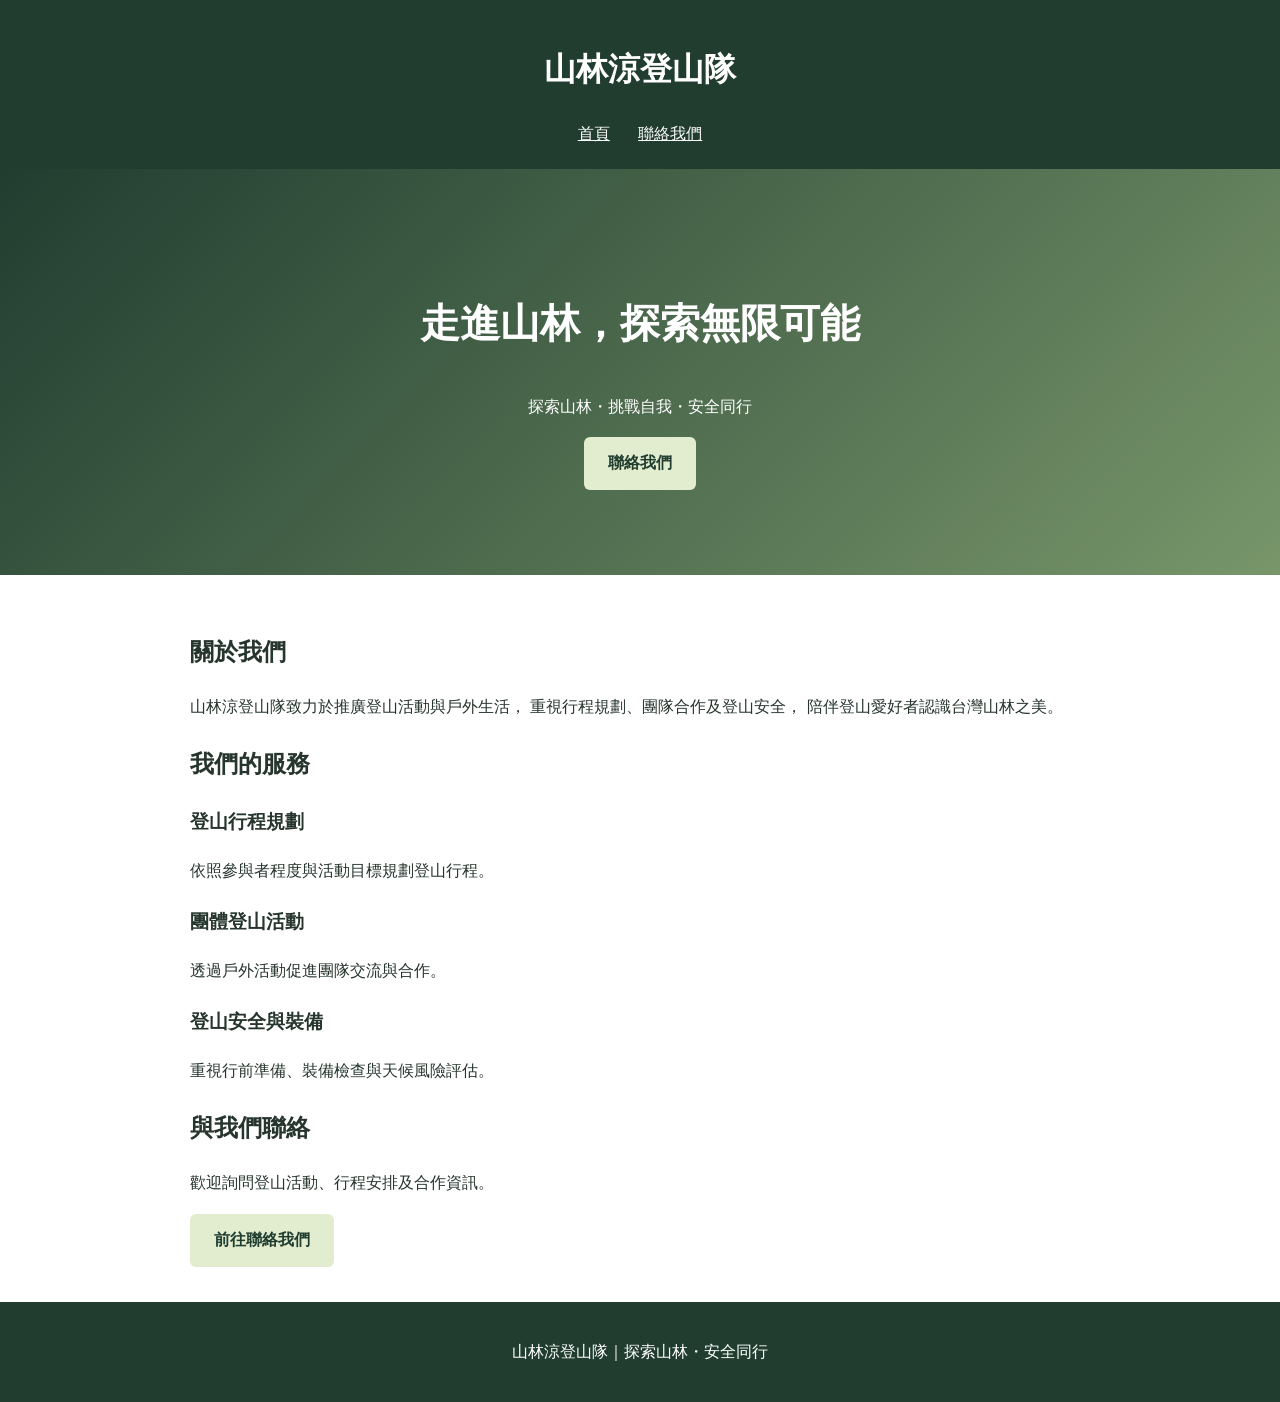
<file: index.html>
<!DOCTYPE html>
<html lang="zh-Hant">
<head>
  <meta charset="UTF-8">
  <meta name="viewport" content="width=device-width, initial-scale=1">
  <title>山林涼登山隊｜首頁</title>
  <style>
    body {
      margin: 0;
      font-family: Arial, sans-serif;
      color: #26352d;
      line-height: 1.8;
    }
    header, footer {
      padding: 20px;
      text-align: center;
      color: white;
      background: #203d30;
    }
    nav a {
      color: white;
      margin: 0 12px;
    }
    .hero {
      padding: 85px 20px;
      text-align: center;
      color: white;
      background: linear-gradient(135deg, #203d30, #78966a);
    }
    .hero h2 { font-size: 2.5rem; }
    .content {
      max-width: 900px;
      margin: auto;
      padding: 35px 24px;
    }
    .button {
      display: inline-block;
      padding: 12px 24px;
      border-radius: 6px;
      background: #e2edcf;
      color: #203d30;
      text-decoration: none;
      font-weight: bold;
    }
    @media (max-width: 600px) {
      .hero h2 { font-size: 2rem; }
    }
  </style>
</head>
<body>
  <header>
    <h1>山林涼登山隊</h1>
    <nav>
      <a href="index.html">首頁</a>
      <a href="contact.html">聯絡我們</a>
    </nav>
  </header>

  <section class="hero">
    <h2>走進山林，探索無限可能</h2>
    <p>探索山林・挑戰自我・安全同行</p>
    <a class="button" href="contact.html">聯絡我們</a>
  </section>

  <section class="content">
    <h2>關於我們</h2>
    <p>
      山林涼登山隊致力於推廣登山活動與戶外生活，
      重視行程規劃、團隊合作及登山安全，
      陪伴登山愛好者認識台灣山林之美。
    </p>

    <h2>我們的服務</h2>
    <h3>登山行程規劃</h3>
    <p>依照參與者程度與活動目標規劃登山行程。</p>

    <h3>團體登山活動</h3>
    <p>透過戶外活動促進團隊交流與合作。</p>

    <h3>登山安全與裝備</h3>
    <p>重視行前準備、裝備檢查與天候風險評估。</p>

    <h2>與我們聯絡</h2>
    <p>歡迎詢問登山活動、行程安排及合作資訊。</p>
    <a class="button" href="contact.html">前往聯絡我們</a>
  </section>

  <footer>
    <p>山林涼登山隊｜探索山林・安全同行</p>
  </footer>
</body>
</html>
</file>
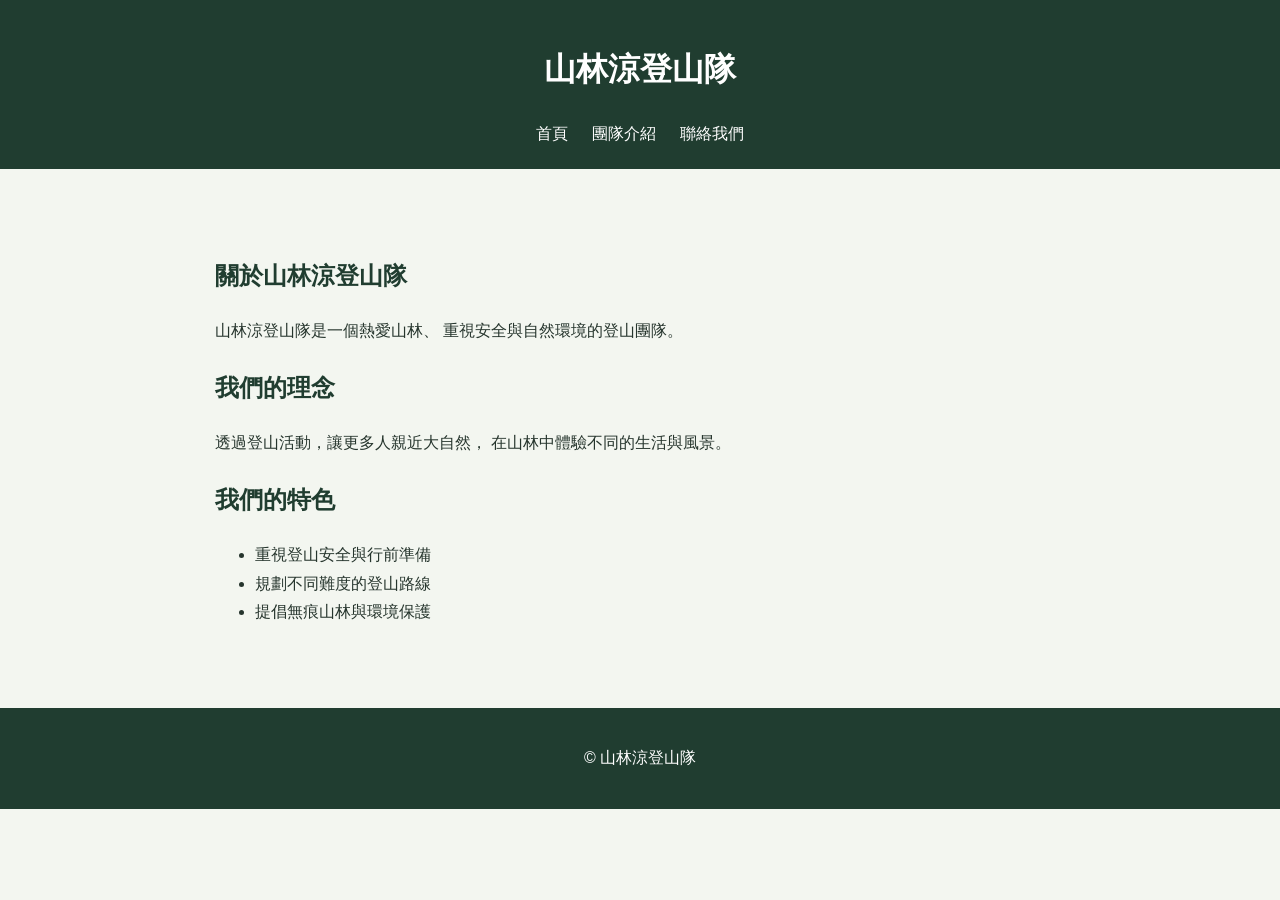
<file: about.html>
<!DOCTYPE html>
<html lang="zh-Hant">
<head>
  <meta charset="UTF-8">
  <meta name="viewport" content="width=device-width, initial-scale=1">
  <title>團隊介紹｜山林涼登山隊</title>
  <style>
    body {
      margin: 0;
      font-family: Arial, sans-serif;
      background: #f3f6f0;
      color: #26352d;
      line-height: 1.8;
    }

    header, footer {
      background: #203d30;
      color: white;
      text-align: center;
      padding: 20px;
    }

    nav a {
      color: white;
      margin: 10px;
      text-decoration: none;
    }

    main {
      max-width: 850px;
      margin: 40px auto;
      padding: 25px;
    }

    h2 {
      color: #203d30;
    }
  </style>
</head>
<body>

<header>
  <h1>山林涼登山隊</h1>
  <nav>
    <a href="index.html">首頁</a>
    <a href="about.html">團隊介紹</a>
    <a href="contact.html">聯絡我們</a>
  </nav>
</header>

<main>
  <h2>關於山林涼登山隊</h2>

  <p>
    山林涼登山隊是一個熱愛山林、
    重視安全與自然環境的登山團隊。
  </p>

  <h2>我們的理念</h2>
  <p>
    透過登山活動，讓更多人親近大自然，
    在山林中體驗不同的生活與風景。
  </p>

  <h2>我們的特色</h2>
  <ul>
    <li>重視登山安全與行前準備</li>
    <li>規劃不同難度的登山路線</li>
    <li>提倡無痕山林與環境保護</li>
  </ul>
</main>

<footer>
  <p>© 山林涼登山隊</p>
</footer>

</body>
</html>
</file>
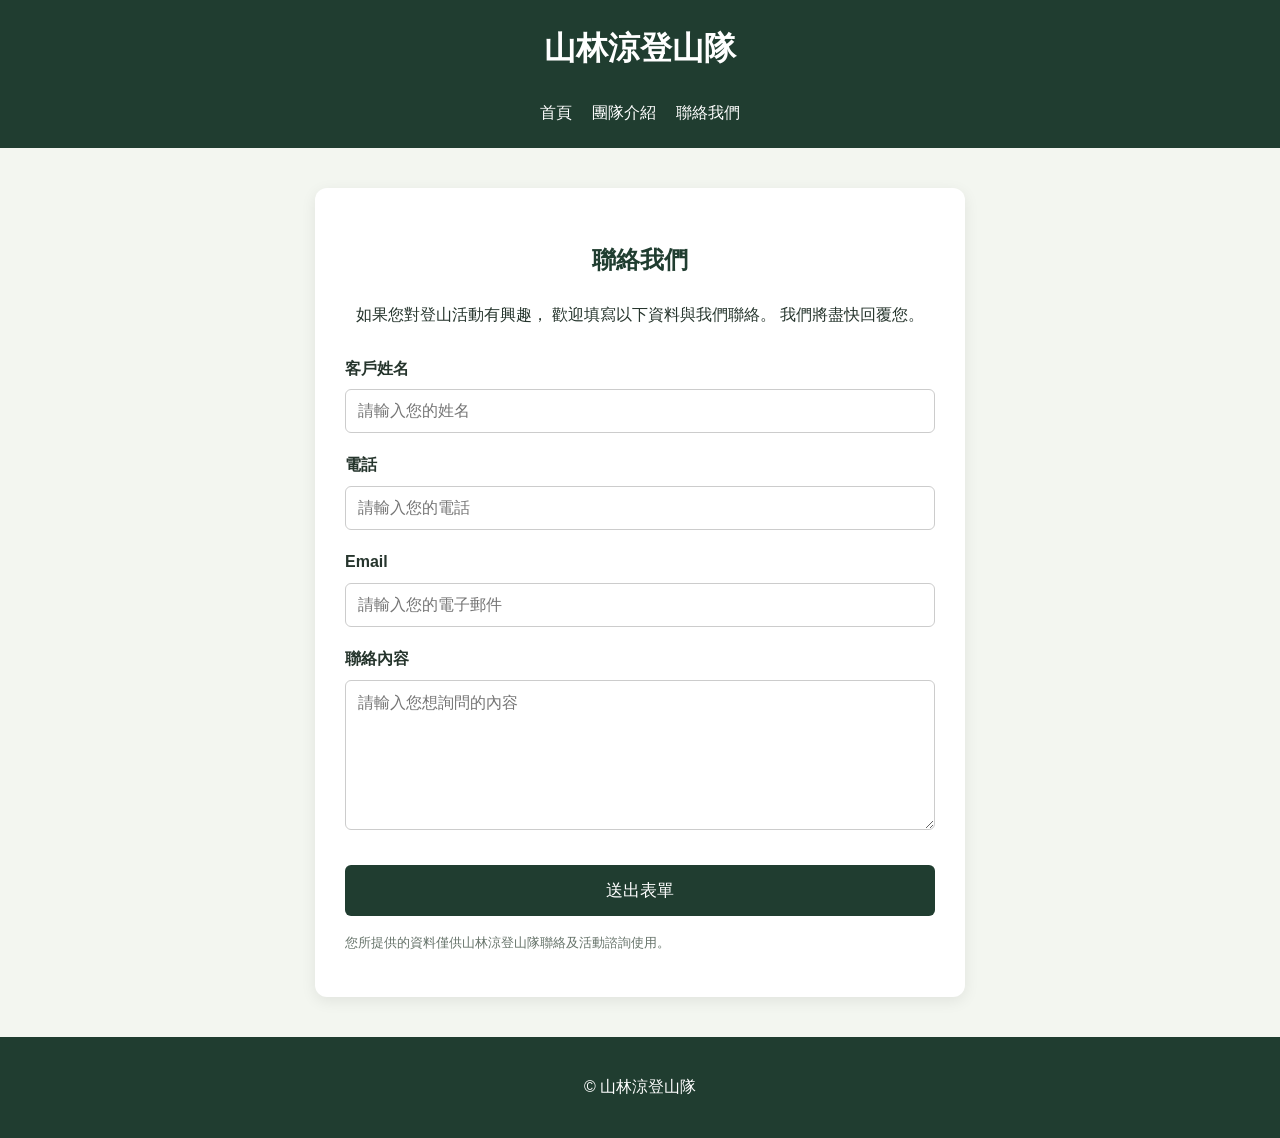
<file: contact.html>
<!DOCTYPE html>
<html lang="zh-Hant">

<head>
  <meta charset="UTF-8">
  <meta name="viewport" content="width=device-width, initial-scale=1">

  <title>聯絡我們｜山林涼登山隊</title>

  <style>
    * {
      box-sizing: border-box;
    }

    body {
      margin: 0;
      font-family: Arial, sans-serif;
      background: #f3f6f0;
      color: #26352d;
      line-height: 1.8;
    }

    header, footer {
      background: #203d30;
      color: white;
      text-align: center;
      padding: 20px;
    }

    header h1 {
      margin-top: 0;
    }

    nav {
      display: flex;
      justify-content: center;
      flex-wrap: wrap;
      gap: 20px;
    }

    nav a {
      color: white;
      text-decoration: none;
    }

    nav a:hover {
      color: #b9d8b7;
    }

    main {
      width: 90%;
      max-width: 650px;
      margin: 40px auto;
      padding: 30px;
      background: white;
      border-radius: 12px;
      box-shadow: 0 4px 15px rgba(0,0,0,0.08);
    }

    h2 {
      color: #203d30;
      text-align: center;
    }

    .intro {
      text-align: center;
      margin-bottom: 25px;
    }

    label {
      display: block;
      margin-top: 18px;
      font-weight: bold;
    }

    input, textarea {
      width: 100%;
      padding: 12px;
      margin-top: 6px;
      border: 1px solid #ccc;
      border-radius: 6px;
      font-size: 16px;
      font-family: Arial, sans-serif;
    }

    input:focus, textarea:focus {
      outline: 2px solid #72947c;
      border-color: #203d30;
    }

    textarea {
      height: 150px;
      resize: vertical;
    }

    button {
      display: block;
      width: 100%;
      margin-top: 25px;
      padding: 14px;
      background: #203d30;
      color: white;
      border: none;
      border-radius: 6px;
      font-size: 17px;
      cursor: pointer;
    }

    button:hover {
      background: #365b46;
    }

    .privacy {
      font-size: 13px;
      color: #66736a;
      margin-top: 15px;
    }

    footer {
      margin-top: 40px;
    }

    @media (max-width: 600px) {
      main {
        margin: 20px auto;
        padding: 20px;
      }

      header h1 {
        font-size: 24px;
      }
    }
  </style>
</head>

<body>

  <!-- 網站標題與導覽列 -->
  <header>

    <h1>山林涼登山隊</h1>

    <nav>
      <a href="index.html">首頁</a>
      <a href="about.html">團隊介紹</a>
      <a href="contact.html">聯絡我們</a>
    </nav>

  </header>


  <!-- 聯絡表單 -->
  <main>

    <h2>聯絡我們</h2>

    <p class="intro">
      如果您對登山活動有興趣，
      歡迎填寫以下資料與我們聯絡。
      我們將盡快回覆您。
    </p>


    <!-- Formspree 表單設定 -->
    <form
      action="https://formspree.io/f/xzeewbpj"
      method="POST"
    >

      <!-- Email 主旨 -->
      <input
        type="hidden"
        name="_subject"
        value="山林涼登山隊｜網站聯絡表單"
      >


      <!-- 客戶姓名 -->
      <label for="name">客戶姓名</label>

      <input
        type="text"
        id="name"
        name="name"
        placeholder="請輸入您的姓名"
        required
      >


      <!-- 電話 -->
      <label for="phone">電話</label>

      <input
        type="tel"
        id="phone"
        name="phone"
        placeholder="請輸入您的電話"
        required
      >


      <!-- Email -->
      <label for="email">Email</label>

      <input
        type="email"
        id="email"
        name="email"
        placeholder="請輸入您的電子郵件"
        required
      >


      <!-- 聯絡內容 -->
      <label for="message">聯絡內容</label>

      <textarea
        id="message"
        name="message"
        placeholder="請輸入您想詢問的內容"
        required
      ></textarea>


      <!-- 送出按鈕 -->
      <button type="submit">
        送出表單
      </button>

      <p class="privacy">
        您所提供的資料僅供山林涼登山隊聯絡及活動諮詢使用。
      </p>

    </form>

  </main>


  <!-- 頁尾 -->
  <footer>

    <p>© 山林涼登山隊</p>

  </footer>

</body>
</html>
</file>
